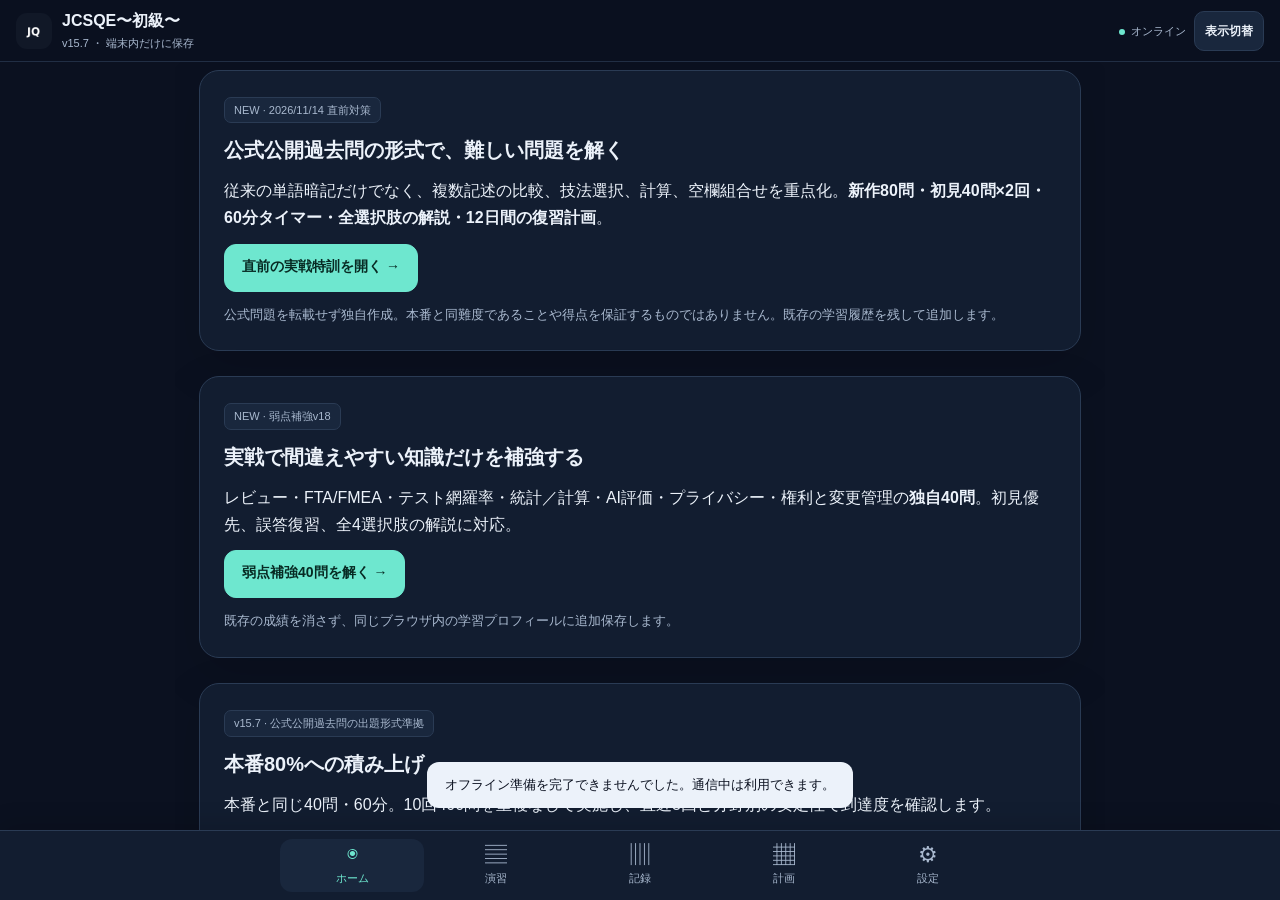
<file: index.html>
<!doctype html>
<html lang="ja" data-theme="dark">
<head>
<meta charset="utf-8">
<meta name="viewport" content="width=device-width,initial-scale=1,viewport-fit=cover">
<meta name="theme-color" content="#0b1120">
<meta name="apple-mobile-web-app-capable" content="yes">
<meta name="apple-mobile-web-app-status-bar-style" content="black-translucent">
<meta name="apple-mobile-web-app-title" content="JCSQE〜初級〜">
<meta name="description" content="JCSQE初級のすきま学習。重複を除いた演習、間隔を空けた復習、初回と復習の記録。端末内保存の静的PWA。">
<link rel="manifest" href="manifest.webmanifest?v=10">
<link rel="apple-touch-icon" href="icon-192.png">
<link rel="icon" href="icon-192.png">
<link rel="stylesheet" href="study.css?v=15.7"><link rel="stylesheet" href="keyword-explanations.css?v=15.8">
<title>JCSQE〜初級〜</title>
</head>
<body>
<noscript>このアプリにはJavaScriptが必要です。設定で有効にしてください。</noscript>
<div id="app"><main><p>学習データを読み込んでいます…</p></main></div>
<div id="toast" class="toast" role="status" aria-live="polite"></div>
<input id="import-file" type="file" accept="application/json,.json" hidden>
<dialog id="copy-dialog"><h2>テキストをコピーしてチャットへ</h2><textarea id="copy-text" aria-label="コピーする学習レポート" readonly></textarea><button id="copy-close" class="primary">閉じる</button></dialog>
<script src="questions.js?v=4"></script>
<script src="supplement.js?v=7"></script>
<script src="syllabus-course.js?v=9"></script>
<script src="course-engine.js?v=9"></script>
<script src="dojo-engine.js?v=9"></script>
<script src="study-core.js?v=9"></script>
<script src="keyword-explanations.js?v=15.8"></script><script src="acronym-explanations.js?v=15.9"></script><script src="keyword-ui.js?v=15.8"></script>
<script src="study-app.js?v=15.7"></script>
<script src="applied-entry.js?v=15.7"></script>
<script src="cram-link-v17.js?v=17.1"></script>
<script src="weakness-link-v18.js?v=18.0"></script>
</body>
</html>
</file>
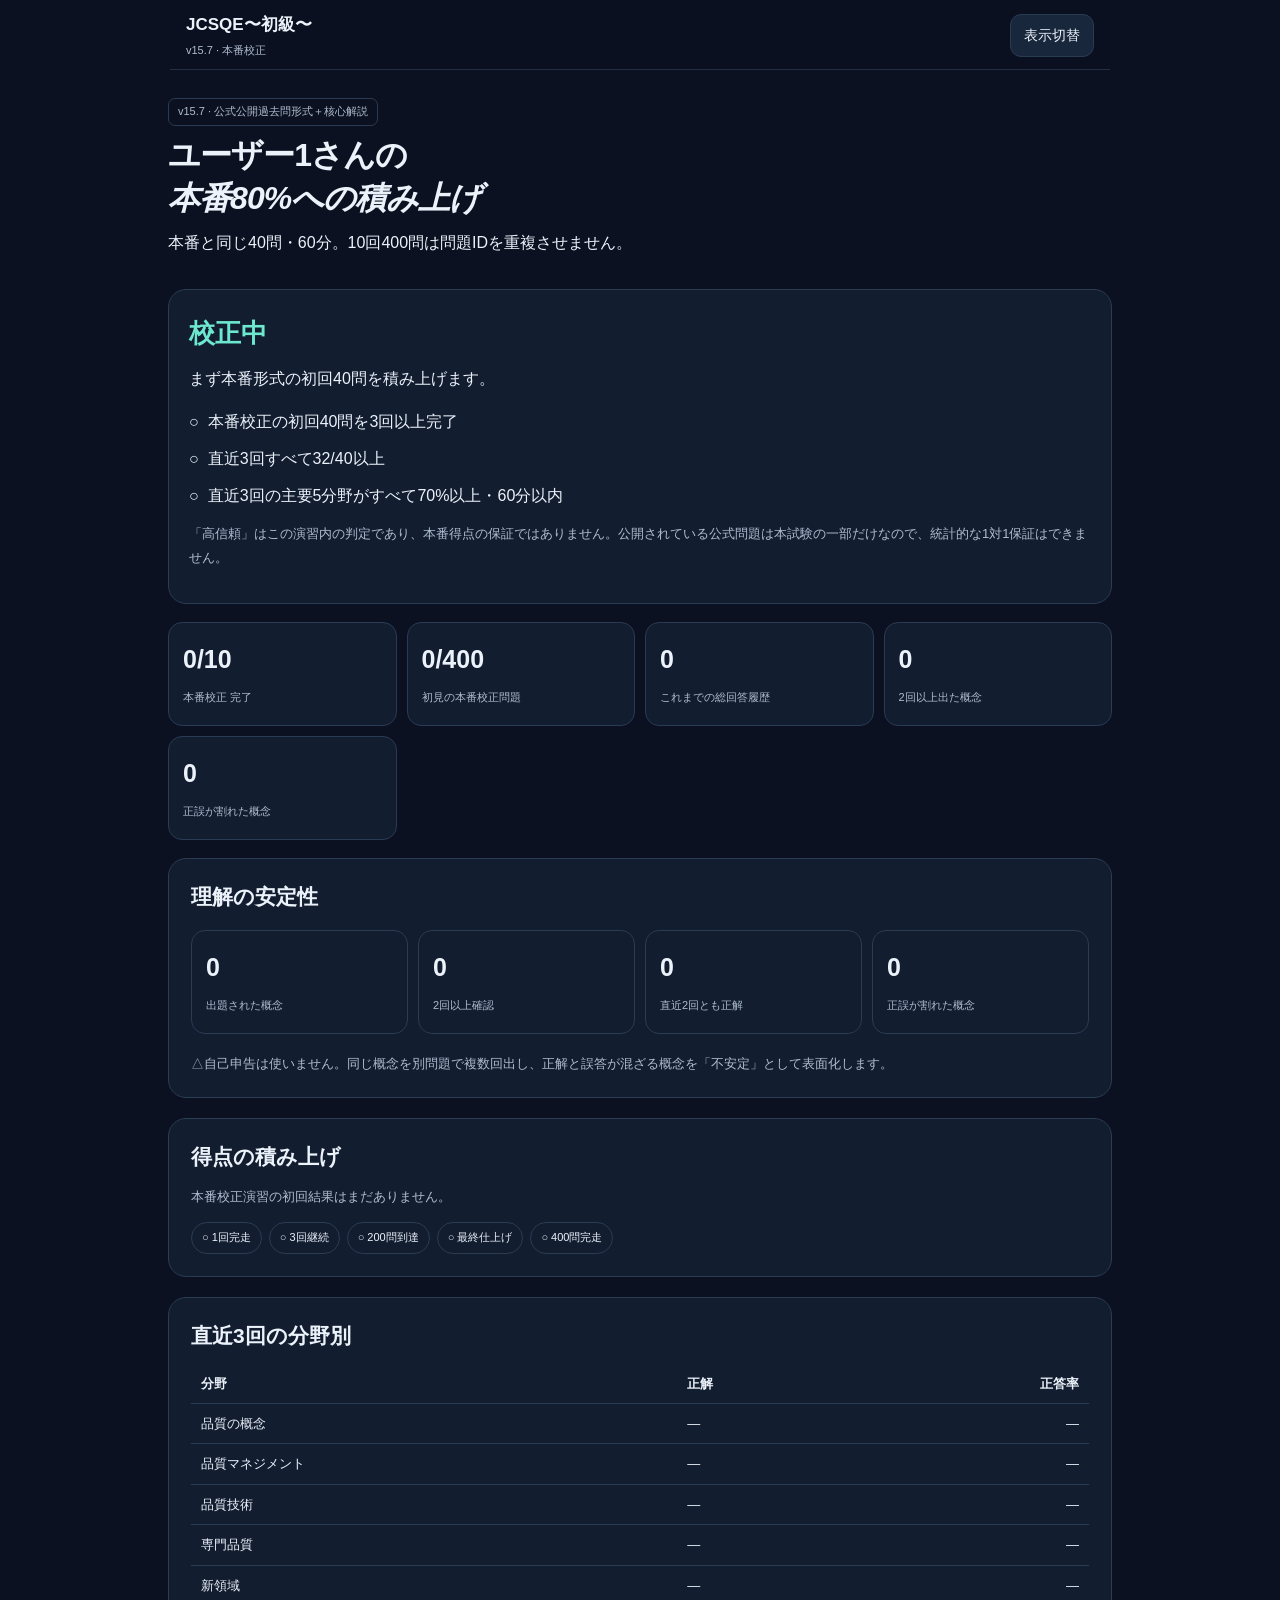
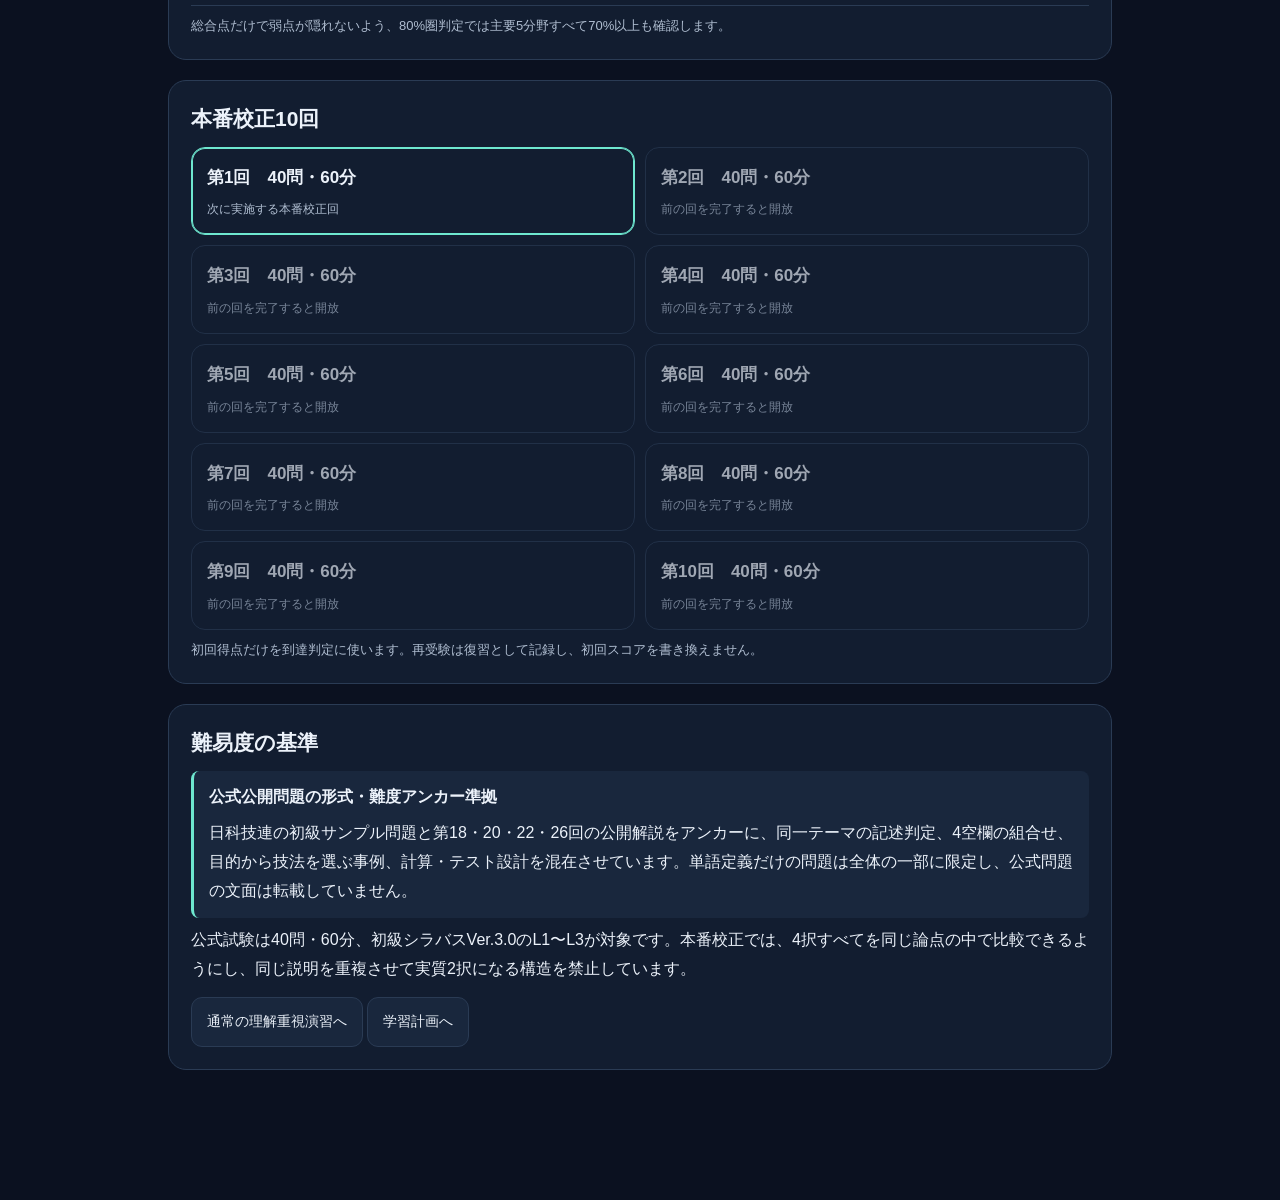
<file: benchmark.html>
<!doctype html>
<html lang="ja" data-theme="dark">
<head>
<meta charset="utf-8"><meta name="viewport" content="width=device-width,initial-scale=1,viewport-fit=cover">
<meta name="theme-color" content="#0b1120"><meta name="apple-mobile-web-app-capable" content="yes">
<title>JCSQE〜初級〜｜本番校正10回</title>
<link rel="manifest" href="manifest.webmanifest"><link rel="apple-touch-icon" href="icon-192.png">
<link rel="stylesheet" href="applied.css?v=15.7"><link rel="stylesheet" href="benchmark.css?v=15.0"><link rel="stylesheet" href="keyword-explanations.css?v=15.8">
</head>
<body>
<noscript>この演習にはJavaScriptが必要です。</noscript>
<div id="benchmark-app"><p>本番演習を読み込んでいます…</p></div>
<div id="benchmark-toast" role="status" aria-live="polite"></div>
<script src="syllabus-course.js?v=9"></script>
<script src="benchmark-bank.js?v=15.7"></script>
<script src="benchmark-engine.js?v=15.0"></script>
<script src="textbook-v15.js?v=15.7"></script>
<script src="keyword-explanations.js?v=15.8"></script><script src="acronym-explanations.js?v=15.9"></script><script src="keyword-ui.js?v=15.8"></script>
<script src="benchmark-ui.js?v=15.7"></script>
</body></html>
</file>
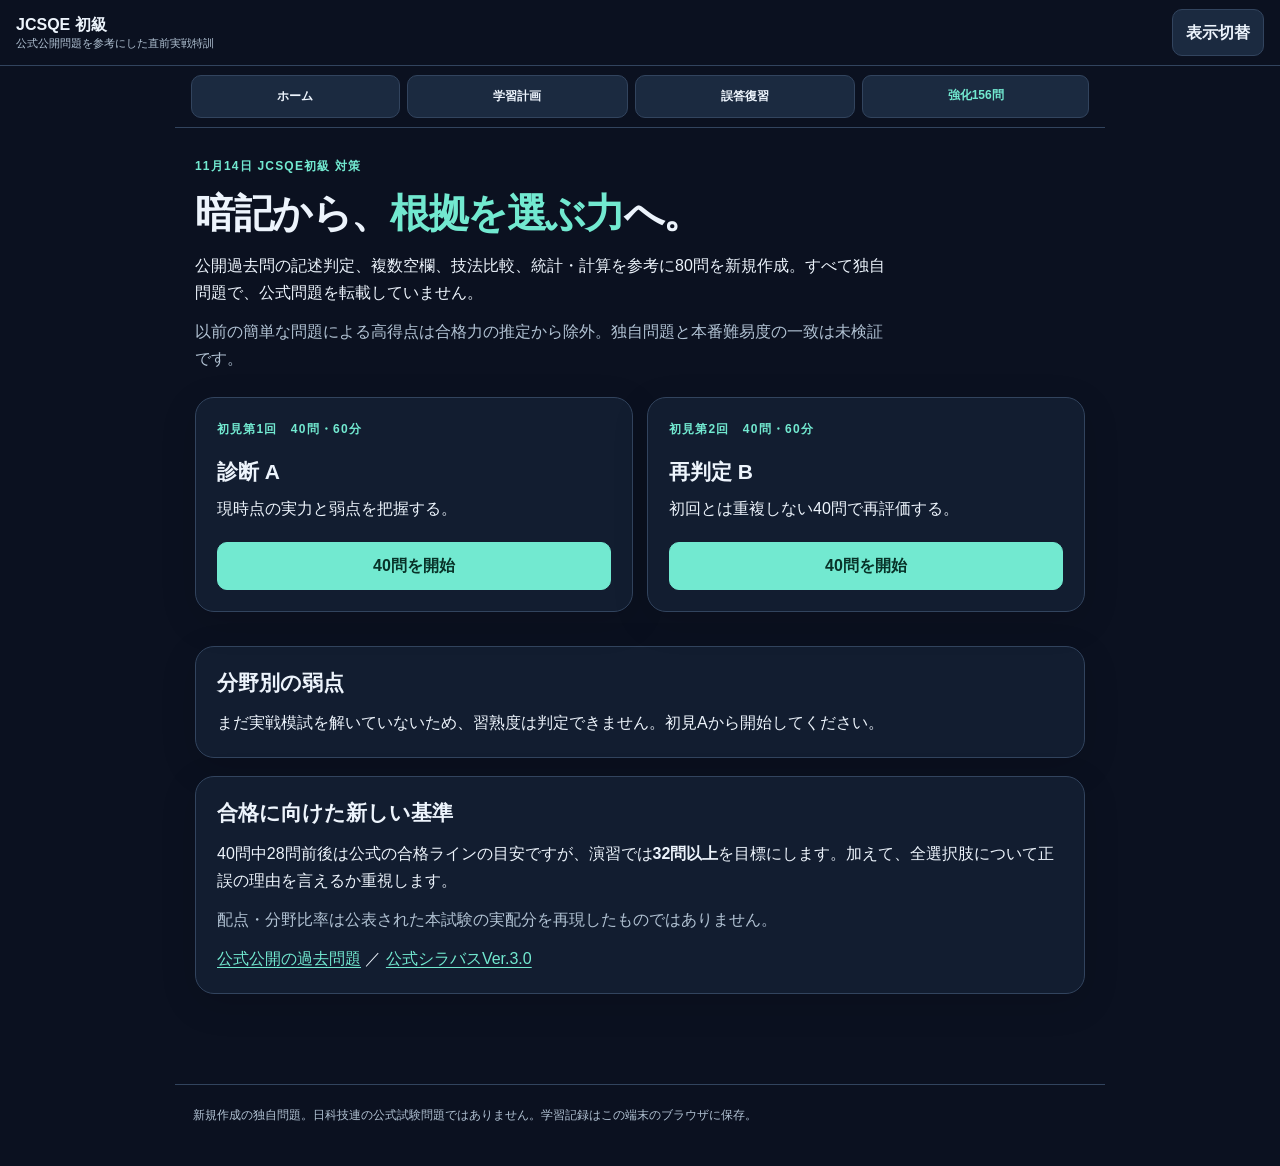
<file: cram.html>
<!doctype html>
<html lang="ja" data-theme="dark">
<head>
<meta charset="utf-8">
<meta name="viewport" content="width=device-width,initial-scale=1,viewport-fit=cover">
<meta name="theme-color" content="#0b1120">
<meta name="apple-mobile-web-app-capable" content="yes">
<meta name="description" content="JCSQE初級の試験直前12日間。公式公開過去問の出題形式を参考にした独自80問、40問×2回の初見診断、分野別復習。">
<link rel="manifest" href="./manifest.webmanifest">
<link rel="apple-touch-icon" href="./icon-192.png">
<link rel="stylesheet" href="./cram.css?v=17.1">
<title>JCSQE初級｜試験直前・実戦80問</title>
</head>
<body>
<div id="cram-app"><main class="cram"><p>実戦問題を読み込んでいます…</p></main></div>
<noscript><main class="cram">この学習画面にはJavaScriptが必要です。</main></noscript>
<script src="./advanced-syllabus-v16.js?v=16.0"></script>
<script src="./cram-q1-v17.js?v=17.0"></script>
<script src="./cram-q2-v17.js?v=17.0"></script>
<script src="./cram-q3a-v17.js?v=17.0"></script>
<script src="./cram-q3b-v17.js?v=17.0"></script>
<script src="./cram-q4-v17.js?v=17.0"></script>
<script src="./cram-q5-v17.js?v=17.0"></script>
<script src="./cram-q-extra-v17.js?v=17.0"></script>
<script src="./cram-bank-v17.js?v=17.1"></script>
<script src="./cram-ui-v17.js?v=17.1"></script>
</body>
</html>
</file>
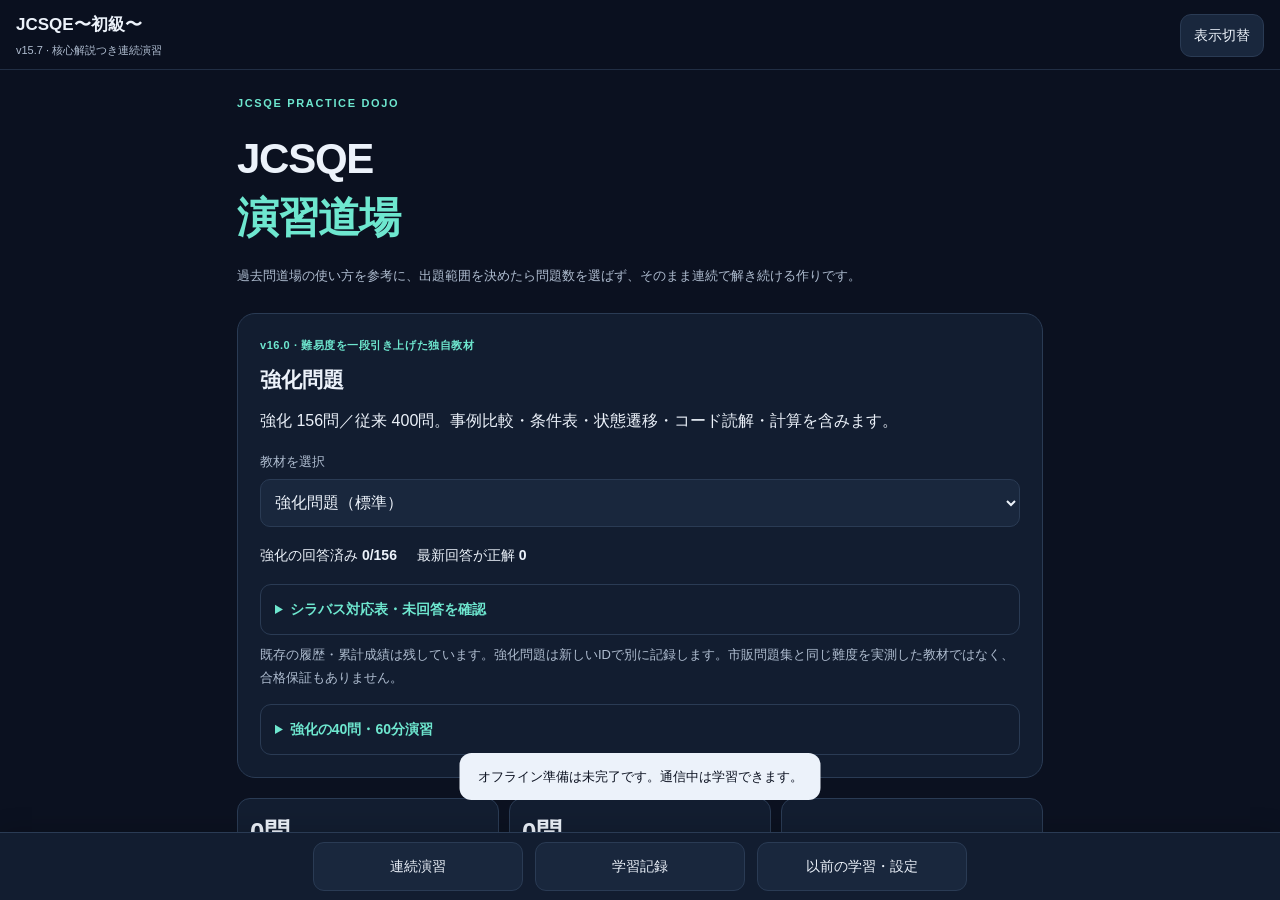
<file: practice.html>
<!doctype html>
<html lang="ja" data-theme="dark">
<head>
<meta charset="utf-8"><meta name="viewport" content="width=device-width,initial-scale=1,viewport-fit=cover">
<meta name="theme-color" content="#0b1120"><meta name="apple-mobile-web-app-capable" content="yes">
<title>JCSQE〜初級〜｜連続演習道場</title>
<link rel="manifest" href="manifest.webmanifest"><link rel="apple-touch-icon" href="icon-192.png">
<link rel="stylesheet" href="applied.css?v=15.7"><link rel="stylesheet" href="keyword-explanations.css?v=15.8"><link rel="stylesheet" href="cumulative-stats.css?v=15.10"><link rel="stylesheet" href="advanced-v16.css?v=16.0">
</head>
<body>
<noscript>この演習にはJavaScriptが必要です。</noscript>
<div id="applied-app"><p>演習を読み込んでいます…</p></div>
<div id="applied-toast" role="status" aria-live="polite"></div>
<dialog id="applied-copy"><h2>チャットへコピー</h2><textarea readonly aria-label="学習レポート"></textarea><button id="close-copy">閉じる</button></dialog>
<script src="syllabus-course.js?v=9"></script><script src="benchmark-bank.js?v=15.7"></script><script src="practice-bank-v15.js?v=15.1"></script>
<script src="advanced-syllabus-v16.js?v=16.0"></script>
<script src="advanced-q1-v16.js?v=16.0"></script><script src="advanced-q2a-v16.js?v=16.0"></script><script src="advanced-q2b-v16.js?v=16.0"></script><script src="advanced-q3a-v16.js?v=16.0"></script><script src="advanced-q3b-v16.js?v=16.0"></script><script src="advanced-q3c-v16.js?v=16.0"></script><script src="advanced-q4-v16.js?v=16.0"></script><script src="advanced-q5-v16.js?v=16.0"></script><script src="advanced-bank-v16.js?v=16.0"></script>
<script>window.JCSQEAppliedBank=window.JCSQEPracticeBank;</script><script src="applied-engine.js?v=15.1"></script><script src="advanced-entry-v16.js?v=16.0"></script>
<script src="applied-explanation-guide.js?v=12.2"></script><script src="textbook-v15.js?v=15.7"></script><script src="keyword-explanations.js?v=15.8"></script><script src="advanced-notes-v16.js?v=16.0"></script><script src="acronym-explanations.js?v=15.9"></script><script src="keyword-ui.js?v=15.8"></script><script src="cumulative-stats.js?v=15.10"></script><script src="applied-ui.js?v=15.7"></script>
</body></html>
</file>
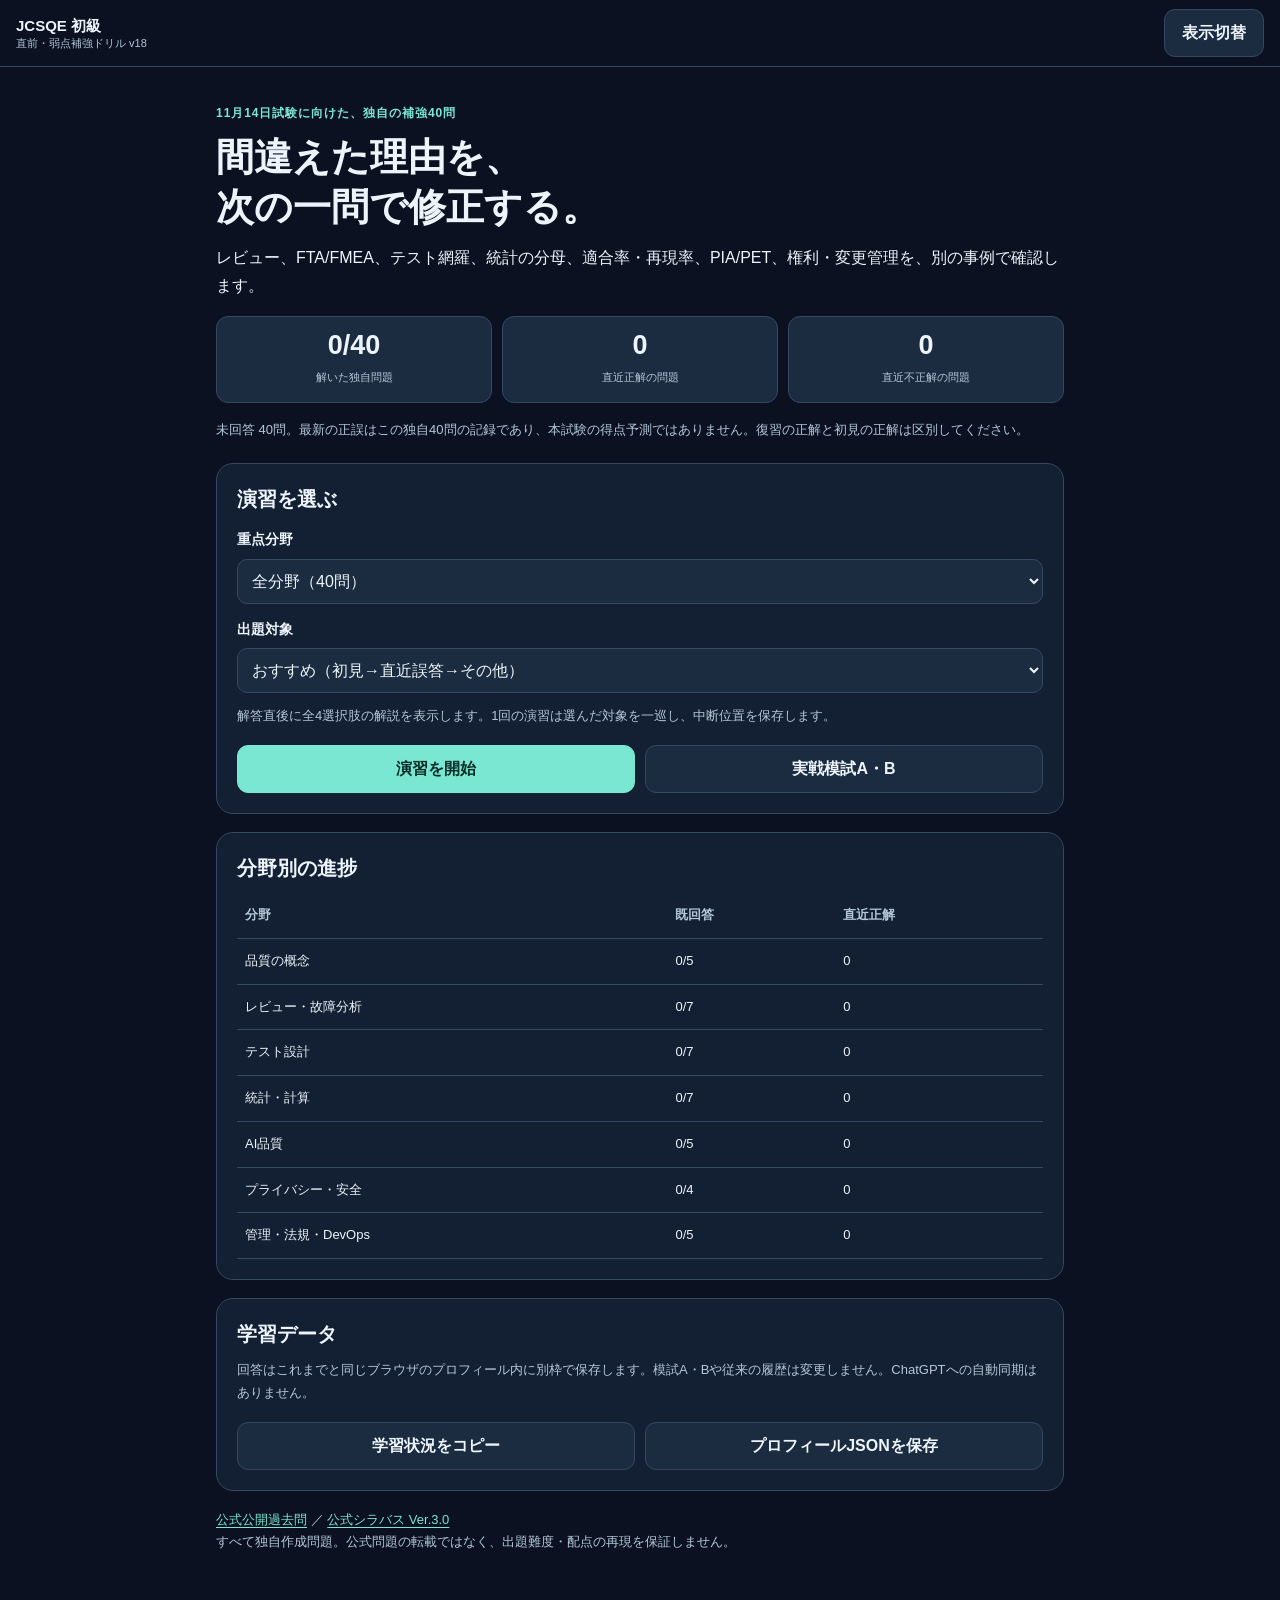
<file: weakness.html>
<!doctype html>
<html lang="ja" data-theme="dark">
<head>
<meta charset="utf-8">
<meta name="viewport" content="width=device-width,initial-scale=1,viewport-fit=cover">
<meta name="theme-color" content="#0b1120">
<meta name="apple-mobile-web-app-capable" content="yes">
<meta name="description" content="JCSQE初級の弱点対策。レビュー・テスト・統計・AI品質などの独自高難度40問。全選択肢の解説、弱点復習、学習記録。">
<link rel="manifest" href="./manifest.webmanifest">
<link rel="apple-touch-icon" href="./icon-192.png">
<title>JCSQE初級｜弱点補強ドリル40問</title>
<style>
:root{color-scheme:dark;--bg:#0b1120;--panel:#131f32;--soft:#1c2c40;--line:#354761;--ink:#edf4fc;--muted:#b4c7d8;--brand:#79e7d1;--brandink:#092e2a;--ok:#9bffcf;--bad:#ffc0bd;font:16px/1.75 -apple-system,BlinkMacSystemFont,"Segoe UI","Noto Sans JP",sans-serif}
:root[data-theme=light]{color-scheme:light;--bg:#f4f7f9;--panel:#fff;--soft:#eaf1f4;--line:#cedbe1;--ink:#1c303d;--muted:#526a78;--brand:#0f7562;--brandink:#fff;--ok:#086b48;--bad:#a02d37}
*{box-sizing:border-box}body{background:var(--bg);color:var(--ink);margin:0;min-height:100dvh}a{color:var(--brand);text-underline-offset:3px}button,select,textarea{font:inherit}button{cursor:pointer}button:disabled{cursor:not-allowed;opacity:.55}
button:focus-visible,a:focus-visible,select:focus-visible,textarea:focus-visible{outline:3px solid var(--brand);outline-offset:3px}
header{position:sticky;top:0;z-index:9;background:var(--bg);border-bottom:1px solid var(--line);padding:calc(9px + env(safe-area-inset-top)) max(16px,env(safe-area-inset-right)) 9px max(16px,env(safe-area-inset-left));display:flex;justify-content:space-between;align-items:center;gap:12px}
header a{font-weight:800;text-decoration:none;color:var(--ink);font-size:15px;line-height:1.4}header small{display:block;color:var(--muted);font-size:11px;font-weight:500}
main{width:min(100%,880px);margin:0 auto;padding:20px max(16px,env(safe-area-inset-right)) calc(50px + env(safe-area-inset-bottom)) max(16px,env(safe-area-inset-left))}
h1{font-size:clamp(25px,6vw,38px);line-height:1.32;margin:0 0 12px}h2{font-size:20px;margin:0 0 10px;line-height:1.5}h3{font-size:16px;margin:0 0 9px}
p{margin:0 0 12px}p:last-child{margin-bottom:0}.small{font-size:13px}.muted{color:var(--muted)}.eyebrow{font-size:12px;letter-spacing:.08em;color:var(--brand);font-weight:800;margin-bottom:8px}
.card{background:var(--panel);border:1px solid var(--line);border-radius:17px;padding:20px;margin:0 0 18px}.hero{margin:16px 0 22px}.tag{display:inline-block;background:var(--soft);border-radius:7px;padding:3px 9px;color:var(--brand);font-size:12px;font-weight:700;margin-bottom:8px}
.btn{display:inline-flex;align-items:center;justify-content:center;min-height:44px;padding:9px 17px;background:var(--soft);border:1px solid var(--line);border-radius:11px;color:var(--ink);text-align:center;text-decoration:none;font-weight:700}
.btn.primary{background:var(--brand);border-color:var(--brand);color:var(--brandink)}.btn.rowwide{width:100%}.actions{display:flex;gap:10px;flex-wrap:wrap;margin-top:17px}.actions>*{flex:1 1 140px}
.metricgrid{display:grid;grid-template-columns:repeat(3,minmax(0,1fr));gap:10px;margin:16px 0}.metric{background:var(--soft);border:1px solid var(--line);border-radius:12px;padding:12px;text-align:center}.metric b{font-size:clamp(19px,4vw,27px);display:block;line-height:1.2}.metric span{font-size:11px;color:var(--muted)}
label{display:block;font-size:14px;font-weight:700;margin:13px 0 7px}select{width:100%;min-height:45px;color:var(--ink);background:var(--soft);border:1px solid var(--line);border-radius:10px;padding:10px}
.rail{height:9px;background:var(--soft);border-radius:20px;overflow:hidden;margin:13px 0}.rail span{display:block;height:100%;background:var(--brand)}
.option{width:100%;display:flex;gap:12px;text-align:left;align-items:flex-start;min-height:59px;padding:12px 13px;margin:8px 0;border:1px solid var(--line);border-radius:10px;background:var(--soft);color:var(--ink);line-height:1.65}
.option b{flex:none;display:grid;place-items:center;width:29px;height:29px;border-radius:8px;background:var(--panel);border:1px solid var(--line);font-size:13px}.option:disabled{opacity:1}.option.correct{border-color:var(--ok)}.option.chosen:not(.correct){border-color:var(--bad)}
.question{font-weight:750;font-size:18px;line-height:1.8;white-space:pre-wrap;margin:17px 0}.reason{padding:11px 13px;margin:8px 0;border:1px solid var(--line);border-radius:11px;background:var(--soft);font-size:14px}.reason.good{border-color:var(--ok)}.reason.bad{border-color:var(--bad)}.reason strong{display:block}.reason p{font-size:13px;color:var(--muted)}
.status{border-left:4px solid var(--brand);background:var(--soft);padding:12px 14px;border-radius:9px;margin:10px 0 16px}.status.error{border-left-color:var(--bad)}
.table-wrap{overflow:auto}table{width:100%;border-collapse:collapse;font-size:13px}td,th{padding:11px 8px;border-bottom:1px solid var(--line);text-align:left}th{color:var(--muted);font-weight:650}.resultitem{padding:10px 0;border-bottom:1px solid var(--line)}
textarea{color:var(--ink);background:var(--soft);border:1px solid var(--line);border-radius:9px;width:100%;min-height:140px;padding:9px}
@media(max-width:520px){.card{padding:15px}.metric{padding:9px 5px}.metricgrid{gap:6px}.question{font-size:16px}.option{font-size:14px}main{padding-top:15px}}
</style>
</head>
<body>
<div id="weakness-app"><main><p>弱点対策問題を読み込んでいます…</p></main></div>
<noscript>JavaScriptを有効にしてご利用ください。</noscript>
<script src="./advanced-syllabus-v16.js?v=16.0"></script>
<script src="./weakness-q1-v18.js?v=18.0"></script>
<script src="./weakness-q2-v18.js?v=18.0"></script>
<script src="./weakness-q3-v18.js?v=18.0"></script>
<script src="./weakness-q4-v18.js?v=18.0"></script>
<script src="./weakness-bank-v18.js?v=18.0"></script>
<script src="./weakness-ui-v18.js?v=18.0"></script>
</body>
</html>
</file>
<file: study.css>
:root{color-scheme:dark;--bg:#0b1120;--surface:#121d30;--soft:#19273d;--line:#2a3b54;--text:#ecf2fa;--muted:#a9b9cf;--brand:#6ee7cf;--brandink:#072a23;--good:#8debc2;--bad:#ffabb0;--shadow:0 16px 48px #0002;font-family:-apple-system,BlinkMacSystemFont,'Segoe UI','Noto Sans JP',sans-serif;font-size:16px;line-height:1.7}
:root[data-theme=light]{color-scheme:light;--bg:#f3f6f7;--surface:#fff;--soft:#eaf0f2;--line:#cad7df;--text:#162737;--muted:#51677b;--brand:#147d69;--brandink:#fff;--good:#096847;--bad:#ad253b;--shadow:0 10px 28px #26374609}
*{box-sizing:border-box}body{margin:0;background:var(--bg);color:var(--text);overflow-x:hidden}button,input,select,textarea{font:inherit}button{cursor:pointer;touch-action:manipulation}button:disabled{opacity:.55;cursor:default}a{color:var(--brand);text-underline-offset:4px}button:focus-visible,a:focus-visible,input:focus-visible,select:focus-visible,summary:focus-visible,textarea:focus-visible{outline:3px solid var(--brand);outline-offset:3px}button{color:var(--text)}header{position:sticky;top:0;z-index:50;width:100%;max-width:1000px;margin:auto;display:flex;align-items:center;justify-content:space-between;padding:calc(10px + env(safe-area-inset-top)) max(16px,env(safe-area-inset-right)) 9px max(16px,env(safe-area-inset-left));gap:10px;background:color-mix(in srgb,var(--bg) 92%,transparent);backdrop-filter:blur(14px);-webkit-backdrop-filter:blur(14px);border-bottom:1px solid color-mix(in srgb,var(--line) 72%,transparent)}.brand{display:flex;gap:10px;align-items:center;color:var(--text);font-size:16px;font-weight:750;text-decoration:none;line-height:1.4;min-width:0;flex:1;overflow:hidden}.brand img{border-radius:11px}.brand small{display:block;font-size:11px;color:var(--muted);font-weight:500;margin-top:4px;white-space:nowrap;overflow:hidden;text-overflow:ellipsis}.header-tools{display:flex;align-items:center;gap:8px;flex:0 0 auto}.header-theme,.header-update{border:1px solid var(--line);background:var(--soft);color:var(--text);border-radius:10px;min-height:40px;padding:7px 10px;font-size:12px;font-weight:650;white-space:nowrap}.header-update{background:var(--brand);border-color:var(--brand);color:var(--brandink)}.status-dot{font-size:11px;color:var(--muted);white-space:nowrap}.status-dot:before{content:'';display:inline-block;border-radius:50%;background:var(--brand);width:6px;height:6px;margin-right:6px}main{max-width:930px;margin:auto;padding:8px 24px calc(112px + env(safe-area-inset-bottom));min-height:70vh}section{margin:0 0 25px}h1,h2,h3,p{margin-top:0}h1{font-size:clamp(29px,4vw,43px);line-height:1.4;letter-spacing:-.04em;margin-bottom:14px}h2{font-size:20px;line-height:1.5;margin:0 0 12px}p{margin-bottom:12px}p:last-child{margin-bottom:0}.hero{padding:22px 0 8px;max-width:700px}.hero p{color:var(--muted)}.hero small{font-size:.45em;color:var(--muted);letter-spacing:0}.eyebrow{letter-spacing:.17em;font-size:10px;color:var(--brand);font-weight:800;margin-bottom:13px}em{font-style:normal;color:var(--brand)}.panel{border:1px solid var(--line);border-radius:20px;background:var(--surface);padding:24px;box-shadow:var(--shadow)}.notice{margin:0 auto 22px;padding:18px 20px;border:1px solid var(--line);border-left:3px solid var(--brand);border-radius:12px;max-width:882px;background:var(--surface);font-size:14px}.notice p{margin:7px 0 0;color:var(--muted)}.notice button{margin:10px 0 0}.danger-text{border-left-color:var(--bad);color:var(--bad)}.metrics{display:grid;grid-template-columns:repeat(3,minmax(0,1fr));gap:12px}.metrics.two{grid-template-columns:repeat(2,minmax(0,1fr))}.metric{padding:17px;border:1px solid var(--line);border-radius:15px;background:var(--surface);min-width:0}.metric strong{display:block;font-size:30px;line-height:1.4;font-variant-numeric:tabular-nums;letter-spacing:-.03em}.metric span{display:block;font-size:12px;color:var(--muted);line-height:1.5}.panel .metric{border:0;background:var(--soft)}.section-head{display:flex;gap:10px;align-items:center;justify-content:space-between;margin:24px 0 12px}.section-head h2{margin:0}.section-head>span{font-size:12px;color:var(--muted)}.quick-grid{display:grid;grid-template-columns:repeat(3,minmax(0,1fr));gap:12px}.launch-grid{display:grid;grid-template-columns:repeat(2,minmax(0,1fr));gap:12px}.launch{position:relative;text-align:left;padding:20px 36px 20px 20px;background:var(--surface);border:1px solid var(--line);border-radius:17px;min-height:118px;transition:border-color .15s,transform .15s}.launch:hover{border-color:var(--brand);transform:translateY(-1px)}.launch strong{display:block;font-size:20px}.launch span{display:block;color:var(--muted);font-size:12px;margin-top:6px;line-height:1.6}.launch>b{position:absolute;right:15px;top:18px;color:var(--brand);font-weight:500}.launch.featured{background:var(--brand);border-color:var(--brand);color:var(--brandink)}.launch.featured span,.launch.featured>b{color:var(--brandink)}.muted{color:var(--muted);font-size:13px;line-height:1.75;margin-top:12px}.primary,.secondary{border:1px solid var(--line);border-radius:12px;min-height:48px;padding:11px 17px;line-height:1.55;background:var(--soft);font-weight:650;font-size:14px}.primary{background:var(--brand);color:var(--brandink);border-color:var(--brand)}.secondary:hover{border-color:var(--brand)}.full{width:100%;min-height:54px}.button-row{display:flex;gap:10px;flex-wrap:wrap;margin:16px 0}.resume{display:flex;align-items:center;justify-content:space-between;gap:16px}.resume h2{margin:8px 0 3px}.resume p,.resume small{color:var(--muted);font-size:13px;margin:0}.tag{display:inline-block;border:1px solid var(--line);background:var(--soft);padding:4px 9px;border-radius:7px;font-size:11px;color:var(--muted);line-height:1.5}.nav{position:fixed;bottom:0;left:0;right:0;z-index:20;display:grid;grid-template-columns:repeat(5,1fr);background:var(--surface);border-top:1px solid var(--line);padding:8px max(8px,calc((100vw - 720px)/2)) calc(8px + env(safe-area-inset-bottom));box-shadow:0 -6px 25px #0002}.nav button{border:0;background:none;color:var(--muted);display:flex;flex-direction:column;align-items:center;font-size:11px;min-height:49px;border-radius:12px;gap:2px;padding:4px}.nav span{font-size:22px;line-height:1.1}.nav button[aria-current]{color:var(--brand);background:var(--soft)}.quiz-top{display:flex;gap:12px;align-items:center;justify-content:space-between;margin:12px 0}.quiz-top p{margin:8px 0 0}.timer{font-size:24px;color:var(--brand);font-variant-numeric:tabular-nums}progress{width:100%;height:5px;display:block;margin:0 0 20px;border:0;border-radius:5px;overflow:hidden;background:var(--soft);accent-color:var(--brand)}progress::-webkit-progress-bar{background:var(--soft)}progress::-webkit-progress-value{background:var(--brand)}.question-tools{display:flex;justify-content:space-between;gap:10px;align-items:center;margin-bottom:20px}.question-tools button{min-height:40px;padding:6px 10px;font-size:12px;background:none}.question-text{font-size:20px;letter-spacing:0;line-height:1.85;white-space:pre-wrap;overflow-wrap:anywhere;margin-bottom:24px}.options{display:grid;gap:14px;margin-bottom:28px}.option{display:flex;align-items:flex-start;gap:13px;text-align:left;padding:16px;min-height:62px;border:1px solid var(--line);background:var(--soft);border-radius:13px;line-height:1.8;font-size:16px;overflow-wrap:anywhere}.option .letter{display:flex;align-items:center;justify-content:center;flex:0 0 29px;height:29px;border:1px solid var(--line);border-radius:9px;font-size:13px;font-weight:750}.option.chosen{border-color:var(--brand);box-shadow:inset 0 0 0 1px var(--brand)}.option:disabled{opacity:1}.option.right{border-color:var(--good)}.option.wrong{border-color:var(--bad)}.option.right .letter{color:var(--good)}.option.wrong .letter{color:var(--bad)}.answer-actions{display:flex;gap:10px;flex-wrap:wrap}.answer-actions button{flex:1;min-width:115px}.feedback{scroll-margin-top:18px;border:1px solid var(--line);border-left:4px solid var(--brand);border-radius:14px;padding:22px;background:var(--surface);margin-bottom:22px}.feedback.incorrect{border-left-color:var(--bad)}.feedback h2{font-size:19px}.feedback p{font-size:15px;overflow-wrap:anywhere;white-space:pre-line}details{border-top:1px solid var(--line);margin-top:16px;padding-top:14px}summary{cursor:pointer;min-height:44px;line-height:1.65}.feedback details p{font-size:14px;margin-top:8px}.check{display:flex;align-items:center;gap:10px;min-height:48px}.check input{width:22px;height:22px;accent-color:var(--brand)}.mock-controls{display:flex;gap:9px;flex-wrap:wrap}.mock-controls button{flex:1}.jump-grid{display:grid;grid-template-columns:repeat(8,minmax(0,1fr));gap:7px;margin:15px 0 24px}.jump-grid button{padding:0;min-height:44px;border:1px solid var(--line);background:var(--surface);border-radius:8px}.jump-grid .filled{background:var(--soft);color:var(--brand)}.jump-grid .current{border:2px solid var(--brand)}.category-list{display:grid;gap:10px;margin-bottom:25px}.category-list>button,.plan-row{display:flex;align-items:center;justify-content:space-between;gap:12px;padding:17px 18px;min-height:64px;background:var(--surface);border:1px solid var(--line);border-radius:13px;text-align:left}.category-list strong{font-size:15px}.category-list span{font-size:12px;color:var(--muted)}.category-list strong{color:var(--text)}.category-list small{display:block;font-size:11px}.profile-list{display:flex;gap:8px;flex-wrap:wrap;margin:12px 0}.result-list>details{border:1px solid var(--line);border-radius:15px;background:var(--surface);padding:18px;margin-bottom:12px}.result-list summary p{font-size:14px;margin:10px 0}.result-list summary small{color:var(--muted);font-size:11px}.result-list .feedback{box-shadow:none;border:0;padding:16px 0 0;margin:0}.result-list summary>span{font-size:15px;font-weight:700}input:not([type=checkbox]),select,textarea{border:1px solid var(--line);border-radius:10px;background:var(--soft);color:var(--text);padding:12px;max-width:100%;min-height:48px;font-size:16px}input#profile-name{flex:1;min-width:130px}select{margin-left:10px}.toast{position:fixed;bottom:calc(92px + env(safe-area-inset-bottom));left:50%;transform:translateX(-50%);max-width:90vw;width:max-content;z-index:60;background:var(--text);color:var(--bg);padding:12px 18px;border-radius:12px;font-size:13px;opacity:0;pointer-events:none;transition:opacity .2s}.toast.show{opacity:1}dialog{width:min(620px,92vw);border:1px solid var(--line);border-radius:18px;background:var(--surface);color:var(--text);padding:24px}dialog::backdrop{background:#0009}dialog textarea{width:100%;height:45vh;margin-bottom:14px}dialog h2{font-size:18px}
@media(min-width:720px){.hero{padding-top:34px}.question{max-width:780px;margin-left:auto;margin-right:auto}.feedback{max-width:780px;margin-left:auto;margin-right:auto}.quick-grid .launch{min-height:125px}.quick-grid strong{font-size:26px}}
@media(max-width:430px){header{padding:18px 16px 10px}.brand{font-size:14px}.status-dot{font-size:10px}main{padding-left:16px;padding-right:16px}.panel{padding:18px;border-radius:16px}.hero{padding-top:16px}.metrics{gap:8px}.metric{padding:13px 10px}.metric strong{font-size:25px}.metric span{font-size:11px}.quick-grid{gap:8px}.quick-grid .launch{padding:15px 10px;min-height:104px}.quick-grid .launch strong{font-size:22px}.quick-grid .launch>b{display:none}.quick-grid .launch span{font-size:11px}.launch-grid{gap:9px}.launch-grid .launch{padding:17px 25px 16px 14px}.launch-grid .launch strong{font-size:16px}.launch-grid .launch>b{right:10px}.question-text{font-size:18px}.option{padding:13px 12px;gap:10px;font-size:16px}.section-head h2{font-size:19px}.section-head>span{font-size:10px}.question-tools{gap:6px}.question-tools button{font-size:11px}.question-tools .tag{font-size:10px}.quiz-top .secondary{padding:9px;font-size:12px}.jump-grid{grid-template-columns:repeat(5,minmax(0,1fr))}.notice{margin-left:0;margin-right:0}.answer-actions button{font-size:13px;min-width:100px}.category-list>button{padding:15px 13px}}
@media(prefers-reduced-motion:reduce){*{scroll-behavior:auto!important;transition:none!important}}

/* v9 question-dojo filters */
.dojo-filters{display:grid;grid-template-columns:repeat(2,minmax(0,1fr));gap:12px;margin:14px 0}.dojo-filters label{display:flex;flex-direction:column;gap:6px;color:var(--muted);font-size:12px}.dojo-filters select{margin:0;width:100%;min-height:48px;color:var(--text);background:var(--soft);border:1px solid var(--line);border-radius:10px;padding:10px}.dojo-filters select:focus{border-color:var(--brand)}
@media(max-width:560px){.dojo-filters{grid-template-columns:1fr}.dojo-filters label{font-size:11px}}

/* v10: one-tap answers and denser explanations */
.answer-confidence{margin:0 0 12px;padding:10px 12px;border:1px solid var(--line);border-radius:11px;background:var(--soft);width:max-content;max-width:100%;font-weight:650}
.answer-confidence input{flex:0 0 auto}
.explain-block{margin-top:18px}
.explain-block h3{font-size:14px;line-height:1.5;margin:18px 0 7px;color:var(--brand)}
.explain-block>p{margin-bottom:10px}
.choice-notes{display:grid;gap:9px;margin-top:8px}
.choice-note{border:1px solid var(--line);border-radius:11px;padding:11px 12px;background:var(--soft)}
.choice-note.correct-choice{border-color:var(--good)}
.choice-note-title{display:flex;gap:9px;align-items:flex-start;font-weight:700;font-size:14px;line-height:1.65}
.choice-note-title span{display:inline-flex;align-items:center;justify-content:center;flex:0 0 25px;height:25px;border:1px solid var(--line);border-radius:7px;font-size:12px}
.choice-note.correct-choice .choice-note-title span{color:var(--good);border-color:var(--good)}
.choice-note p{font-size:13px!important;line-height:1.75;margin:7px 0 0;color:var(--muted)}

/* v10.1: concise-first explanations */
.explain-brief{margin-top:16px;padding:14px 15px;border:1px solid var(--line);border-radius:12px;background:var(--soft)}
.explain-brief h3{margin:0 0 7px;font-size:14px;color:var(--brand)}
.explain-brief p{margin:0;font-size:14px;line-height:1.75}
.explain-brief .memory-cue{margin-top:8px;color:var(--muted)}
.deep-details{margin-top:12px;border:1px solid var(--line);border-radius:12px;padding:0;background:var(--surface);overflow:hidden}
.deep-details>summary{padding:13px 15px;font-weight:700;color:var(--brand);list-style-position:inside}
.deep-details[open]>summary{border-bottom:1px solid var(--line)}
.deep-details-body{padding:14px 15px}
.deep-details-body h3{font-size:14px;margin:0 0 10px;color:var(--brand)}

/* v10.2: actionable study-plan catch-up cards */
.plan-row.plan-clickable{cursor:pointer;transition:border-color .15s,transform .15s,background .15s}
.plan-row.plan-clickable:hover{border-color:var(--brand);transform:translateY(-1px)}
.plan-row.plan-clickable:active{transform:translateY(0)}
.plan-row.plan-clickable:focus-visible{outline:3px solid var(--brand);outline-offset:3px}
.plan-row.plan-clickable .tag{color:var(--brand);border-color:var(--brand)}
.plan-row.plan-completed{opacity:.82}
@media(max-width:430px){.plan-row.plan-clickable{min-height:72px}.plan-row.plan-clickable .tag{max-width:46%;text-align:center}}

/* mobile sticky header */
@media(max-width:560px){header{padding:calc(8px + env(safe-area-inset-top)) max(12px,env(safe-area-inset-right)) 7px max(12px,env(safe-area-inset-left));gap:8px}.brand{font-size:14px;gap:8px}.brand img{width:30px;height:30px}.brand small{font-size:10px;max-width:46vw}.status-dot{display:none}.header-theme{min-width:76px;padding:7px 9px;font-size:12px}}
@media(max-width:360px){.brand small{max-width:40vw}.header-theme{min-width:72px;padding-left:7px;padding-right:7px}}

/* v15.4 viewport-safe app shell */
html,body{height:100%}
#app{height:100dvh;min-height:100dvh;display:grid;grid-template-rows:auto minmax(0,1fr) auto;overflow:hidden}
#app>header{position:relative;top:auto;max-width:none;width:100%}
#app>main{min-height:0;height:100%;width:100%;margin:0 auto;overflow-y:auto;overscroll-behavior-y:contain;-webkit-overflow-scrolling:touch;padding-bottom:28px;scroll-padding-bottom:28px}
#app>.nav{position:relative;bottom:auto;left:auto;right:auto;width:100%;z-index:30;box-shadow:0 -6px 25px #0002;flex:0 0 auto}
@media(max-width:560px){
  #app>main{padding-bottom:24px;scroll-padding-bottom:24px}
  #app>.nav{padding-top:5px;padding-bottom:max(5px,env(safe-area-inset-bottom))}
  #app>.nav button{min-height:42px;font-size:10px;padding:2px}
  #app>.nav span{font-size:19px}
}

.update-notice{position:relative;z-index:1;margin-top:6px}.update-notice .primary{width:100%;margin-top:10px}
@media(max-width:560px){.header-tools{gap:5px}.header-theme,.header-update{min-width:68px;padding:6px 8px;font-size:11px}.update-notice{margin:4px 0 16px}}

/* v15.6 explicit version status */
.version-grid{display:grid;grid-template-columns:repeat(3,minmax(0,1fr));gap:9px;margin:14px 0}
.version-grid>div{border:1px solid var(--line);background:var(--soft);border-radius:12px;padding:12px;min-width:0}
.version-grid span{display:block;font-size:10px;color:var(--muted);margin-bottom:5px}
.version-grid strong{display:block;font-size:17px;overflow-wrap:anywhere}
.version-grid strong.good{color:var(--good)}.version-grid strong.warn{color:var(--brand)}
#app{min-height:100svh;height:100dvh}
@media(max-width:560px){
 .version-grid{grid-template-columns:1fr}
 .version-grid>div{display:flex;align-items:center;justify-content:space-between;gap:12px;padding:10px 12px}
 .version-grid span{margin:0;font-size:11px}.version-grid strong{font-size:15px;text-align:right}
 .version-panel .button-row>*{flex:1 1 100%}
}
</file>
<file: keyword-explanations.css>
/* Each choice gets its own dictionary entry, in the displayed A-D order. */
.keyword-options{margin:20px 0 24px!important;padding:0!important;border:0!important}
.keyword-options>h4{font-size:19px;margin:0 0 14px;line-height:1.6}
.keyword-card{padding:17px!important;margin:0 0 15px!important;border:1px solid var(--line,#30445b);border-radius:14px;background:var(--surface,#142235)}
.keyword-card .reason-head{display:flex;align-items:flex-start;justify-content:space-between;gap:12px;flex-wrap:wrap}
.keyword-card .reason-head>b{flex:1 1 240px;line-height:1.8;overflow-wrap:anywhere}
.keyword-card .verdict{font-size:11px;white-space:normal}
.keyword-definition{white-space:pre-line;line-height:1.9!important;margin:15px 0!important;font-size:15px;overflow-wrap:anywhere}
.keyword-definition strong{font-size:16px;display:inline;color:var(--text,inherit)}
.keyword-reason{margin-top:15px;border-top:1px solid var(--line,#30445b);padding-top:9px}
.keyword-reason summary,.keyword-steps>summary{min-height:44px;cursor:pointer;padding:8px 0;line-height:1.7}
.keyword-steps>.core-explanation{margin-top:14px}
@media(max-width:430px){.keyword-card{padding:14px!important}.keyword-definition{font-size:15px}.keyword-options>h4{font-size:18px}}
</file>
<file: applied.css>
:root{color-scheme:dark;--bg:#0b1120;--surface:#121d30;--soft:#19273d;--line:#2a3b54;--text:#ecf2fa;--muted:#afbdd0;--brand:#6ee7cf;--ink:#062c24;--good:#95edc5;--bad:#ffafb4;font-family:-apple-system,BlinkMacSystemFont,'Segoe UI','Noto Sans JP',sans-serif;line-height:1.8}
:root[data-theme=light]{color-scheme:light;--bg:#f3f6f7;--surface:#fff;--soft:#eaf0f2;--line:#bdcdd6;--text:#152b3c;--muted:#506779;--brand:#147d69;--ink:#fff;--good:#096847;--bad:#ab273b}
*{box-sizing:border-box}body{margin:0;background:var(--bg);color:var(--text);overflow-x:hidden}button,input,select,textarea{font:inherit}button,a,summary{touch-action:manipulation}button,summary{cursor:pointer}button:disabled{cursor:default;opacity:.65}a{color:var(--brand);text-underline-offset:4px}button:focus-visible,a:focus-visible,summary:focus-visible,select:focus-visible,textarea:focus-visible{outline:3px solid var(--brand);outline-offset:3px}header{position:sticky;top:0;z-index:50;width:100%;max-width:940px;margin:auto;padding:calc(10px + env(safe-area-inset-top)) max(16px,env(safe-area-inset-right)) 9px max(16px,env(safe-area-inset-left));display:flex;justify-content:space-between;gap:12px;align-items:center;background:color-mix(in srgb,var(--bg) 92%,transparent);backdrop-filter:blur(14px);-webkit-backdrop-filter:blur(14px);border-bottom:1px solid color-mix(in srgb,var(--line) 72%,transparent)}.brand{font-weight:750;font-size:17px;min-width:0;flex:1;overflow:hidden}.brand small{display:block;font-size:11px;font-weight:400;color:var(--muted);white-space:nowrap;overflow:hidden;text-overflow:ellipsis}header>button{flex:0 0 auto;white-space:nowrap;min-width:84px;min-height:42px;padding:8px 11px}main{max-width:850px;margin:auto;padding:12px 22px calc(104px + env(safe-area-inset-bottom))}h1{font-size:clamp(28px,5vw,42px);line-height:1.4;letter-spacing:-.03em;margin:16px 0}h2{font-size:21px;line-height:1.5;margin:0 0 12px}h3{font-size:16px;margin:18px 0 8px}p{margin:8px 0 14px}.eyebrow{font-size:11px;letter-spacing:.15em;color:var(--brand);font-weight:750}.muted,small{color:var(--muted)}.muted{font-size:13px}.hero{margin:12px 0 26px}.hero em{color:var(--brand);font-style:normal}.panel{border:1px solid var(--line);border-radius:18px;background:var(--surface);padding:22px;margin-bottom:20px}.panel p:last-child{margin-bottom:0}.notice{background:var(--soft);border-left:3px solid var(--brand);padding:13px 16px;border-radius:8px;font-size:14px;margin:14px 0}.error{border-color:var(--bad);color:var(--bad)}.metrics{display:grid;grid-template-columns:repeat(3,minmax(0,1fr));gap:10px;margin:20px 0}.metric{background:var(--surface);border:1px solid var(--line);border-radius:14px;padding:15px;min-width:0}.metric strong{font-size:26px;display:block;font-variant-numeric:tabular-nums}.metric span{display:block;color:var(--muted);font-size:12px}.row{display:flex;gap:10px;flex-wrap:wrap;align-items:center}.row>*{flex:1}.grid{display:grid;grid-template-columns:repeat(3,minmax(0,1fr));gap:10px}.grid.two{grid-template-columns:repeat(2,minmax(0,1fr))}.button,button{color:var(--text);background:var(--soft);border:1px solid var(--line);border-radius:11px;padding:11px 15px;min-height:48px;font-size:14px;text-decoration:none;display:inline-block;text-align:center}.primary{background:var(--brand);border-color:var(--brand);color:var(--ink);font-weight:750}.full{width:100%}.start-card{padding:18px 12px;min-height:104px;text-align:left}.start-card strong{display:block;font-size:23px}.start-card span{display:block;font-size:12px;opacity:.85}.filter-grid{display:grid;grid-template-columns:1fr 1fr;gap:12px;margin:18px 0}label{display:block;font-size:13px;color:var(--muted)}select{display:block;width:100%;margin-top:5px;min-height:48px;color:var(--text);background:var(--soft);border:1px solid var(--line);border-radius:10px;padding:10px;font-size:16px}.tag{display:inline-block;border:1px solid var(--line);border-radius:7px;padding:3px 9px;font-size:11px;color:var(--muted)}.quiz-top{display:flex;justify-content:space-between;align-items:center;gap:12px;margin-bottom:15px}.timer{font-size:24px;color:var(--brand);font-variant-numeric:tabular-nums}progress{width:100%;height:5px;accent-color:var(--brand);margin-bottom:17px}.question{font-size:19px;line-height:1.9;white-space:pre-wrap;overflow-wrap:anywhere;letter-spacing:0}.options{display:grid;gap:12px;margin:22px 0}.option-row{display:grid;grid-template-columns:minmax(0,1fr) 56px;gap:7px}.option{display:flex;gap:12px;align-items:flex-start;text-align:left;padding:14px;line-height:1.75;font-size:16px}.letter{display:inline-flex;align-items:center;justify-content:center;flex:0 0 27px;height:29px;border:1px solid var(--line);border-radius:7px;font-size:13px;font-weight:750}.guess{font-size:21px;line-height:1.2;padding:10px 4px}.guess small{display:block;font-size:10px;line-height:1.7}.chosen{border-color:var(--brand);box-shadow:inset 0 0 0 1px var(--brand)}.option:disabled,.guess:disabled{opacity:1}.right{border-color:var(--good)}.wrong{border-color:var(--bad)}.feedback{border-left:4px solid var(--brand);scroll-margin-top:14px}.feedback.incorrect{border-left-color:var(--bad)}.brief{padding:14px;background:var(--soft);border-radius:11px;margin:13px 0}.brief b{font-size:13px;color:var(--brand)}.brief p{font-size:15px;margin:4px 0}details{border:1px solid var(--line);border-radius:11px;margin-top:13px;background:var(--surface)}summary{padding:12px 14px;min-height:48px;color:var(--brand);font-weight:650;font-size:14px}details .body{padding:0 14px 16px;font-size:14px}.reason{padding:11px;border:1px solid var(--line);border-radius:10px;margin:10px 0;background:var(--soft)}.reason p{margin:5px 0;color:var(--muted);font-size:13px}.feedback .result-answer{font-size:14px}.jump{display:grid;grid-template-columns:repeat(8,minmax(0,1fr));gap:7px;margin:18px 0}.jump button{padding:8px 0;font-variant-numeric:tabular-nums}.jump .answered{background:var(--soft);color:var(--brand)}.jump .current{border:2px solid var(--brand)}.nav{position:fixed;bottom:0;left:0;right:0;display:flex;justify-content:center;gap:12px;border-top:1px solid var(--line);background:var(--surface);padding:9px 15px calc(9px + env(safe-area-inset-bottom));z-index:20}.nav button,.nav a{max-width:210px;flex:1}.history-summary{display:flex;justify-content:space-between;gap:10px}.history-summary small{font-size:12px}.result-title{font-size:44px;color:var(--brand);font-weight:750;line-height:1.4}.result-title small{font-size:22px}.table-wrap{overflow:auto}table{border-collapse:collapse;width:100%;font-size:13px}td,th{padding:8px 10px;border-bottom:1px solid var(--line);text-align:left}#applied-toast{position:fixed;bottom:100px;left:50%;transform:translateX(-50%);max-width:90vw;padding:12px 18px;background:var(--text);color:var(--bg);border-radius:12px;font-size:13px;z-index:80;opacity:0;pointer-events:none}#applied-toast.show{opacity:1}dialog{width:min(650px,94vw);padding:22px;background:var(--surface);color:var(--text);border:1px solid var(--line);border-radius:16px}dialog::backdrop{background:#0009}dialog textarea{width:100%;height:45vh;background:var(--soft);color:var(--text);border:1px solid var(--line);padding:12px;margin-bottom:14px}.reference{font-size:12px}.profile-select{max-width:230px}.empty{padding:20px 0;color:var(--muted)}
@media(max-width:480px){header{padding:calc(8px + env(safe-area-inset-top)) max(12px,env(safe-area-inset-right)) 7px max(12px,env(safe-area-inset-left));gap:8px}.brand{font-size:15px}.brand small{max-width:58vw;font-size:10px}header>button{min-width:76px;min-height:40px;padding:7px 9px;font-size:12px}main{padding-left:15px;padding-right:15px}.panel{padding:17px}.metrics{gap:7px}.metric{padding:12px 9px}.metric strong{font-size:24px}.metric span{font-size:10px}.question{font-size:17px}.option-row{grid-template-columns:minmax(0,1fr) 50px}.option{font-size:15px;padding:12px;gap:9px}.start-card{padding:15px 10px}.filter-grid{grid-template-columns:1fr}.jump{grid-template-columns:repeat(5,minmax(0,1fr))}.grid.two{grid-template-columns:1fr}.row>*{min-width:110px}.nav{gap:8px}.nav a,.nav button{padding:10px 6px;font-size:12px}.quiz-top button{font-size:12px;padding:9px}}
@media(prefers-reduced-motion:reduce){*{scroll-behavior:auto!important}}

/* v12: structured deep explanations */
.explain-step{margin:16px 0;padding:14px 15px;border:1px solid var(--line);border-radius:12px;background:var(--soft)}
.explain-step h3{margin:0 0 8px;font-size:14px;color:var(--brand)}
.explain-step p{margin:0;line-height:1.8}
.explain-step.distinction{border-left:3px solid var(--brand)}
.explain-step.exam-check{background:transparent}
.reason.reason-correct{border-color:var(--good)}
.reason.reason-correct>b{color:var(--good)}
.explain-step code{font-family:ui-monospace,SFMono-Regular,Menlo,monospace;font-size:13px;white-space:normal;overflow-wrap:anywhere}
@media(max-width:480px){.explain-step{padding:12px}.explain-step h3{font-size:13px}.reason p{font-size:12px}}

/* v12.1: evidence-based explanation blocks */
.selected-choice-analysis{border-left:4px solid var(--bad);background:color-mix(in srgb,var(--bad) 7%,var(--soft))}
.selected-choice-analysis .choice-quote{padding:10px 12px;border-radius:9px;background:var(--surface);border:1px solid var(--line)}
.judgement-rule{border-left:4px solid var(--brand)}
.decision-steps{margin:10px 0 0;padding-left:22px}
.decision-steps li{margin:7px 0;line-height:1.75}
.reason-head{display:flex;justify-content:space-between;gap:10px;align-items:flex-start}
.verdict{flex:0 0 auto;border:1px solid var(--line);border-radius:999px;padding:2px 8px;font-size:11px;color:var(--muted)}
.reason-correct .verdict{border-color:var(--good);color:var(--good)}
.reason-wrong .verdict{border-color:var(--bad);color:var(--bad)}
.reason-selected{box-shadow:inset 0 0 0 2px var(--brand)}
.calculation code{display:inline-block;padding:3px 6px;border-radius:6px;background:var(--surface)}
@media(max-width:480px){.reason-head{display:block}.verdict{display:inline-block;margin-top:7px}.selected-choice-analysis{border-left-width:3px}}

.option-row.single{grid-template-columns:minmax(0,1fr)}
@media(max-width:480px){.option-row.single{grid-template-columns:minmax(0,1fr)}}

/* v15.2 textbook explanations */
.textbook-deep{border-color:var(--brand);background:linear-gradient(180deg,var(--surface),var(--soft))}
.textbook-deep>summary{font-size:15px;color:var(--brand);font-weight:800}
.textbook-body{font-size:15px;line-height:1.95}
.textbook-title{margin:4px 0 18px;padding:16px;border:1px solid var(--line);border-radius:13px;background:var(--surface)}
.textbook-title span{display:block;font-size:10px;letter-spacing:.16em;color:var(--brand);font-weight:800}
.textbook-title h3{margin:4px 0 0;font-size:18px}
.textbook-section{margin:18px 0;padding:16px;border-left:3px solid var(--line);background:color-mix(in srgb,var(--surface) 82%,transparent);border-radius:0 12px 12px 0}
.textbook-section h4{margin:0 0 10px;font-size:15px;color:var(--brand)}
.textbook-section p{margin:7px 0 11px}
.textbook-definition{margin:8px 0 12px;padding-left:22px}
.textbook-definition li{margin:8px 0}
.textbook-tip{padding:10px 12px;border-radius:9px;background:var(--soft)}
.textbook-table td,.textbook-table th{vertical-align:top;padding:10px;border-bottom:1px solid var(--line);text-align:left}
.textbook-table th:first-child,.textbook-table td:first-child{width:34%}
.textbook-table .target-row,.target-row{background:color-mix(in srgb,var(--brand) 8%,transparent)}
.textbook-option{padding:13px;border:1px solid var(--line);border-radius:11px;margin:10px 0;background:var(--soft)}
.textbook-option.correct{border-color:var(--good)}.textbook-option.wrong{border-color:var(--bad)}
.textbook-option.selected{box-shadow:inset 0 0 0 2px var(--brand)}
.textbook-option p{margin:7px 0;font-size:14px}
.textbook-summary{border-left-color:var(--brand);background:color-mix(in srgb,var(--brand) 7%,var(--surface))}
.benchmark-textbook{font-size:15px;line-height:1.95}
@media(max-width:520px){.textbook-section{padding:13px}.textbook-table th:first-child,.textbook-table td:first-child{width:38%}.textbook-body{font-size:14px}}

/* mobile top toolbar visibility */
@media(max-width:380px){.brand small{max-width:52vw}header>button{min-width:72px;padding-left:7px;padding-right:7px}}

/* v15.4 viewport-safe practice shell */
html,body{height:100%}
#applied-app{height:100dvh;min-height:100dvh;display:grid;grid-template-rows:auto minmax(0,1fr) auto;overflow:hidden}
#applied-app>header{position:relative;top:auto;max-width:none;width:100%}
#applied-app>main{min-height:0;height:100%;width:100%;margin:0 auto;overflow-y:auto;overscroll-behavior-y:contain;-webkit-overflow-scrolling:touch;padding-bottom:24px;scroll-padding-bottom:24px}
#applied-app>.nav{position:relative;bottom:auto;left:auto;right:auto;width:100%;z-index:30;box-shadow:0 -5px 20px #0002}
@media(max-width:480px){
  #applied-app>.nav{padding-top:6px;padding-bottom:max(6px,env(safe-area-inset-bottom))}
  #applied-app>.nav a,#applied-app>.nav button{min-height:42px;padding:7px 6px;font-size:11px}
}

/* v15.7 core-first explanations */
.core-explanation{margin:14px 0 16px;padding:16px;border:1px solid var(--brand);border-radius:14px;background:color-mix(in srgb,var(--brand) 6%,var(--surface));font-size:14px;line-height:1.8}
.core-kicker{font-size:10px;letter-spacing:.18em;font-weight:850;color:var(--brand)}
.core-explanation h3{margin:3px 0 13px;font-size:18px;color:var(--text)}
.core-explanation>div:not(.core-kicker){margin:10px 0;padding:11px 12px;border-radius:10px;background:var(--surface);border:1px solid var(--line)}
.core-explanation b{display:block;margin-bottom:4px;color:var(--brand)}
.core-explanation p{margin:0}
.core-explanation ol{margin:5px 0 0;padding-left:22px}
.core-explanation li{margin:5px 0}
.core-wrong{border-color:var(--bad)!important;background:color-mix(in srgb,var(--bad) 7%,var(--surface))!important}
.core-wrong b{color:var(--bad)}
.core-repair{border-left:3px solid var(--bad)!important}
.core-memory{border-left:3px solid var(--good)!important}
.core-memory b{color:var(--good)}
.textbook-deep:not([open]){background:var(--surface)}
.textbook-deep>summary{cursor:pointer}
@media(max-width:520px){.core-explanation{padding:13px;font-size:13px}.core-explanation h3{font-size:17px}.core-explanation>div:not(.core-kicker){padding:10px}}
</file>
<file: benchmark.css>
/* v13 benchmark dashboard */
.benchmark-shell{max-width:980px;margin:0 auto;padding:0 18px 110px}
.benchmark-hero{padding:26px 0 18px}
.benchmark-hero h1{font-size:32px;line-height:1.35;margin:8px 0}
.readiness-card{border:1px solid var(--line);border-radius:18px;background:var(--surface);padding:20px;margin-bottom:18px}
.readiness-card.ready{border-color:var(--good)}
.readiness-title{font-size:26px;font-weight:800;color:var(--brand)}
.readiness-card.ready .readiness-title{color:var(--good)}
.progress-grid{display:grid;grid-template-columns:repeat(4,minmax(0,1fr));gap:10px;margin:18px 0}
.progress-stat{border:1px solid var(--line);background:var(--surface);border-radius:14px;padding:14px;min-width:0}
.progress-stat strong{display:block;font-size:25px;font-variant-numeric:tabular-nums}.progress-stat span{font-size:11px;color:var(--muted)}
.score-strip{display:flex;align-items:end;gap:8px;min-height:110px;margin:12px 0 0}
.score-bar{flex:1;min-width:26px;max-width:64px;text-align:center}.score-bar i{display:block;width:100%;background:var(--brand);border-radius:7px 7px 2px 2px;min-height:4px}.score-bar b{display:block;font-size:12px;margin-top:5px}.score-bar small{font-size:9px;color:var(--muted)}
.forms{display:grid;grid-template-columns:repeat(2,minmax(0,1fr));gap:10px}
.form-card{display:block;width:100%;text-align:left;border:1px solid var(--line);background:var(--surface);border-radius:14px;padding:15px}
.form-card.next{border-color:var(--brand);box-shadow:inset 0 0 0 1px var(--brand)}.form-card.done{opacity:.86}
.form-card strong{font-size:17px}.form-card small{display:block;color:var(--muted);margin-top:5px}
.criteria{display:grid;gap:8px;margin:12px 0}.criterion{display:flex;gap:9px;align-items:flex-start}.criterion .mark{font-weight:800}
.chapter-table td:last-child,.chapter-table th:last-child{text-align:right}
.bench-top{display:flex;justify-content:space-between;align-items:center;gap:12px}.bench-timer{font-size:25px;color:var(--brand);font-variant-numeric:tabular-nums}
.bench-question{font-size:19px;line-height:1.9;white-space:pre-wrap}
.bench-options{display:grid;gap:11px;margin:20px 0}.bench-option-row{display:grid;grid-template-columns:minmax(0,1fr) 52px;gap:7px}.bench-option-row.single{grid-template-columns:minmax(0,1fr)}
.bench-option{display:flex;align-items:flex-start;gap:10px;text-align:left;line-height:1.7}.bench-guess{font-size:19px}
.bench-jump{display:grid;grid-template-columns:repeat(8,minmax(0,1fr));gap:6px;margin:16px 0}.bench-jump button{padding:7px 0}.bench-jump .current{border:2px solid var(--brand)}.bench-jump .answered{color:var(--brand)}
.result-score{font-size:54px;color:var(--brand);font-weight:850}.result-score small{font-size:20px}
.result-question{border:1px solid var(--line);border-radius:12px;margin:10px 0;background:var(--surface)}.result-question summary{padding:13px}
.explain-grid{display:grid;gap:10px}.explain-box{border:1px solid var(--line);border-radius:10px;padding:12px;background:var(--soft)}.explain-box.correct{border-color:var(--good)}.explain-box.wrong{border-color:var(--bad)}
.calibration-note{border-left:3px solid var(--brand);padding:12px 15px;background:var(--soft);border-radius:8px}
.badge-line{display:flex;flex-wrap:wrap;gap:7px}.milestone{border:1px solid var(--line);border-radius:999px;padding:5px 10px;font-size:11px}.milestone.on{border-color:var(--good);color:var(--good)}
@media(max-width:650px){.progress-grid{grid-template-columns:repeat(2,minmax(0,1fr))}.forms{grid-template-columns:1fr}.bench-jump{grid-template-columns:repeat(5,minmax(0,1fr))}.benchmark-hero h1{font-size:27px}.bench-question{font-size:17px}}
</file>
<file: cram.css>
:root{color-scheme:dark;--bg:#0b1120;--surface:#121d30;--soft:#1b2a40;--line:#32445e;--text:#edf4fc;--muted:#b2c3d4;--accent:#72e9d0;--accenttext:#083228;--good:#92edc9;--bad:#ffb4b5;--shadow:0 10px 36px #0002;font-family:-apple-system,BlinkMacSystemFont,"Segoe UI","Noto Sans JP",sans-serif;font-size:16px;line-height:1.7}
:root[data-theme="light"]{color-scheme:light;--bg:#f3f7f9;--surface:#fff;--soft:#eaf1f4;--line:#ccdae1;--text:#203240;--muted:#536779;--accent:#137763;--accenttext:#fff;--good:#11674c;--bad:#a82d35;--shadow:0 10px 26px #2433460b}
*{box-sizing:border-box}body{background:var(--bg);color:var(--text);margin:0;min-height:100dvh}a{color:var(--accent);text-underline-offset:3px}button,select,input{font:inherit}button{cursor:pointer}button:disabled{opacity:.47;cursor:not-allowed}button:focus-visible,a:focus-visible,select:focus-visible,input:focus-visible{outline:3px solid var(--accent);outline-offset:3px}
header{position:sticky;top:0;z-index:10;background:var(--bg);border-bottom:1px solid var(--line);padding:calc(9px + env(safe-area-inset-top)) max(16px,env(safe-area-inset-right)) 9px max(16px,env(safe-area-inset-left));display:flex;justify-content:space-between;align-items:center;gap:10px}
header .brand{font-weight:800;color:var(--text);text-decoration:none;line-height:1.35;font-size:15px;min-width:0}header .brand small{display:block;font-size:11px;font-weight:500;color:var(--muted);margin-top:3px}
header .header-right{display:flex;gap:8px;align-items:center;flex-shrink:0}#cram-app main{width:min(100%,930px);margin:auto;padding:22px max(17px,env(safe-area-inset-right)) calc(65px + env(safe-area-inset-bottom)) max(17px,env(safe-area-inset-left))}
h1{font-size:clamp(26px,5.5vw,40px);line-height:1.35;letter-spacing:-.035em;margin:0 0 12px}h2{font-size:21px;line-height:1.45;margin:0 0 11px}h3{font-size:17px;margin:0 0 8px}p{margin:0 0 12px}p:last-child{margin:0}.muted{color:var(--muted)}.small{font-size:13px}.tiny{font-size:12px}
.eyebrow{font-weight:800;letter-spacing:.1em;font-size:12px;color:var(--accent);margin-bottom:9px}.intro{padding:15px 2px 14px}.intro p{max-width:700px}
.panel{background:var(--surface);border:1px solid var(--line);border-radius:19px;box-shadow:var(--shadow);padding:21px;margin-bottom:18px}.panel.flat{box-shadow:none}
.notice{border-left:3px solid var(--accent);background:var(--soft);padding:14px 16px;border-radius:10px;margin:10px 0 16px}.notice.alert{border-left-color:var(--bad)}
.grid{display:grid;grid-template-columns:repeat(2,minmax(0,1fr));gap:12px}.stats{display:grid;grid-template-columns:repeat(3,minmax(0,1fr));gap:10px;margin:17px 0}.stat{padding:14px 10px;border:1px solid var(--line);border-radius:13px;background:var(--soft);min-width:0}.stat strong{font-size:23px;line-height:1.4;display:block;white-space:nowrap}.stat span{display:block;color:var(--muted);font-size:11px;margin-top:2px}
.btn,.btn-link{display:inline-flex;justify-content:center;align-items:center;padding:10px 16px;min-height:45px;border-radius:11px;border:1px solid var(--line);background:var(--soft);color:var(--text);font-weight:700;text-decoration:none;font-size:14px;line-height:1.4;text-align:center}.btn.primary,.btn-link.primary{background:var(--accent);color:var(--accenttext);border-color:var(--accent)}.btn:hover,.btn-link:hover{filter:brightness(1.06)}.buttons{display:flex;gap:10px;flex-wrap:wrap;margin:12px 0 5px}.buttons>.btn{flex:1 1 145px}
.mock-card{border:1px solid var(--line);background:var(--soft);border-radius:14px;padding:17px}.mock-card h3{font-size:19px}.mock-card p{font-size:13px;color:var(--muted)}.mock-card .result-line{font-size:19px;font-weight:800;margin:7px 0}.mock-card .btn{margin-top:7px;width:100%}
label{display:block;font-weight:700;font-size:14px;margin-bottom:5px}select{width:100%;background:var(--soft);color:var(--text);border:1px solid var(--line);border-radius:10px;padding:11px;min-height:45px}
.progress-rail{height:9px;background:var(--soft);border-radius:20px;overflow:hidden;margin:11px 0}.progress-fill{height:100%;background:var(--accent);transition:width .2s}
.plan-list{display:grid;gap:8px}.plan-day{padding:12px 14px;border:1px solid var(--line);border-radius:12px}.plan-day.today{border-color:var(--accent)}.plan-day strong{display:block;margin-bottom:3px;font-size:14px}.plan-day p{font-size:13px;color:var(--muted)}
.textlink{font-weight:700}.inline-code{background:var(--soft);border-radius:5px;padding:0 5px}
.exam-top{display:flex;justify-content:space-between;flex-wrap:wrap;align-items:center;gap:8px}.timer{font-variant-numeric:tabular-nums;font-weight:800;font-size:21px}.timer.warn{color:var(--bad)}
.question{white-space:pre-line;font-size:18px;font-weight:750;line-height:1.8;margin:18px 0}.tag{display:inline-block;border-radius:6px;padding:3px 8px;background:var(--soft);color:var(--muted);font-size:11px;font-weight:700}
.option{display:flex;width:100%;gap:12px;align-items:start;min-height:66px;background:var(--soft);color:var(--text);border:1px solid var(--line);border-radius:12px;margin:10px 0;padding:14px;text-align:left;font-size:15px;line-height:1.65}.option .letter{flex:none;border:1px solid var(--line);background:var(--surface);border-radius:7px;width:30px;height:30px;display:grid;place-items:center;font-size:13px;font-weight:800}.option.selected{border-color:var(--accent);box-shadow:0 0 0 1px var(--accent) inset}.option.right{border-color:var(--good)}.option.wrong{border-color:var(--bad)}
.explain{margin:17px 0;border-top:1px solid var(--line);padding-top:17px}.explain .reason{margin:9px 0 0}.reason{border:1px solid var(--line);border-radius:9px;padding:9px 11px;font-size:13px}.reason b{display:block}.reason.right{border-color:var(--good)}.reason.wrong{border-color:var(--bad)}
.data-table{width:100%;border-collapse:collapse;font-size:13px;margin:13px 0}.data-table th,.data-table td{padding:9px 6px;border-bottom:1px solid var(--line);text-align:left}.data-table th:last-child,.data-table td:last-child{text-align:right}.pill{display:inline-block;border-radius:30px;padding:2px 9px;background:var(--soft);font-size:12px}.failed{color:var(--bad);font-weight:800}.passed{color:var(--good);font-weight:800}.result-question{margin-top:20px;padding:16px;border:1px solid var(--line);border-radius:12px}.result-question h3{margin:0 0 8px}.result-question .answerline{font-size:14px;margin-bottom:10px}
details{margin-top:12px}details>summary{cursor:pointer;font-weight:750;padding:8px 0}.focus-links{display:flex;flex-wrap:wrap;gap:7px}.focus-links button{font-size:13px}.jumpmenu{display:flex;flex-wrap:wrap;gap:6px;margin:10px 0}.jumpmenu button{border:1px solid var(--line);background:var(--soft);color:var(--text);min-width:36px;min-height:36px;border-radius:8px;font-size:12px}.jumpmenu button.current{border-color:var(--accent);font-weight:800}
.footer{border-top:1px solid var(--line);padding-top:18px;margin-top:25px;font-size:12px;color:var(--muted)}
@media(max-width:560px){.grid{grid-template-columns:1fr}.stats{gap:6px}.stat{padding:10px 7px}.stat strong{font-size:20px}.panel{padding:16px;border-radius:15px}#cram-app main{padding-top:14px}.question{font-size:16px}.option{font-size:15px;padding:12px}.mock-card h3{font-size:17px}.exam-top .timer{font-size:19px}}


/* Layout for the timed mock and spaced review screens. */
#cram-app>main{min-height:67vh;max-width:930px;margin:0 auto;padding:18px 20px 58px;}
#cram-app .hdr>a{color:var(--text);text-decoration:none;line-height:1.45}
#cram-app .hdr>a small{display:block;color:var(--muted);font-size:11px;font-weight:450}
#cram-app button[data-act]{min-height:43px;border:1px solid var(--line);border-radius:10px;padding:9px 13px;background:var(--soft);color:var(--text);font-weight:700}
#cram-app button[data-act].primary{background:var(--accent);color:var(--accenttext);border-color:var(--accent)}
#cram-app button[data-act]:hover{filter:brightness(1.05)}
#cram-app .nav{display:flex;gap:7px;padding:9px max(16px,env(safe-area-inset-left));border-bottom:1px solid var(--line);overflow-x:auto;white-space:nowrap;max-width:930px;margin:0 auto}
#cram-app .nav>*{font-size:12px;min-width:0;flex:1 0 auto;text-align:center}
#cram-app .nav a{border:1px solid var(--line);background:var(--soft);border-radius:9px;text-decoration:none;padding:9px 12px;font-size:12px;font-weight:750}
#cram-app .hero{margin:0 0 25px;padding-top:10px}
#cram-app .hero p{max-width:690px}
#cram-app .hero h1 em{font-style:normal;color:var(--accent)}
#cram-app .twocol{display:grid;grid-template-columns:repeat(2,minmax(0,1fr));gap:14px;margin-bottom:16px}
#cram-app .form-card{display:flex;flex-direction:column;align-items:start;gap:8px}
#cram-app .form-card h2{margin:0}
#cram-app .form-card .score{font-size:35px;line-height:1.25;display:block;margin:3px 0}
#cram-app .form-card .score small{font-size:14px;color:var(--muted)}
#cram-app .form-card button[data-act]{margin-top:auto;width:100%}
#cram-app .today{border-color:var(--accent)}
#cram-app .today>button{margin-top:7px}
#cram-app .warning{border-left:3px solid var(--bad);padding:13px;background:var(--soft);border-radius:11px;margin:8px 0 16px}
#cram-app .muted{color:var(--muted)}
#cram-app .chips{display:flex;flex-wrap:wrap;gap:8px;margin:12px 0}
#cram-app .chips>span{background:var(--soft);border:1px solid var(--line);border-radius:18px;padding:4px 9px;font-size:12px}
#cram-app .plan{display:grid;gap:10px}
#cram-app .plan>.panel{margin:0;padding:16px}
#cram-app .plan label{display:flex;align-items:center;gap:9px;flex-wrap:wrap}
#cram-app .plan label input{width:18px;height:18px;accent-color:var(--accent)}
#cram-app .plan label span{font-size:11px;color:var(--accent)}
#cram-app .plan>.panel a{display:inline-flex;border:1px solid var(--line);padding:7px 11px;background:var(--soft);border-radius:10px;text-decoration:none}
#cram-app .quizhead{display:flex;justify-content:space-between;align-items:center;gap:10px;margin:8px 0 15px}
#cram-app .quizhead p{font-size:12px;color:var(--muted)}
#cram-app #clock{font-size:22px;font-variant-numeric:tabular-nums}
#cram-app .progress{height:10px;background:var(--soft);border-radius:20px;overflow:hidden;margin:12px 0 20px}
#cram-app .progress>i{display:block;background:var(--accent);height:100%;transition:width .2s}
#cram-app .question{white-space:normal;margin-bottom:14px}
#cram-app .question h2{font-size:19px;line-height:1.75;white-space:pre-line}
#cram-app .options{display:grid;gap:10px}
#cram-app .options button.option{margin:0;width:100%;display:flex;gap:11px;align-items:start;padding:14px 12px;min-height:59px;line-height:1.6;font-size:15px;font-weight:500;text-align:left;background:var(--soft);border-color:var(--line)}
#cram-app .options button.option.selected{border-color:var(--accent);background:var(--soft);box-shadow:inset 0 0 0 1px var(--accent)}
#cram-app .options button.option b{display:grid;place-items:center;min-width:29px;height:29px;border:1px solid var(--line);border-radius:8px;background:var(--surface);font-size:13px;line-height:1;flex:none}
#cram-app .actions{display:flex;gap:10px;flex-wrap:wrap;margin:12px 0}
#cram-app .actions button{flex:1 1 142px}
#cram-app .center{text-align:center}
#cram-app .bigscore{font-size:clamp(40px,10vw,65px)}
#cram-app .bigscore small{font-size:18px;display:block;color:var(--muted)}
#cram-app .metricrow{margin:12px 0}
#cram-app .metricrow>div:first-child{display:flex;justify-content:space-between;gap:12px;font-size:14px}
#cram-app .bar{height:8px;background:var(--soft);border-radius:15px;overflow:hidden;margin-top:5px}
#cram-app .bar i{background:var(--accent);height:100%;display:block}
#cram-app .reason{border:1px solid var(--line);background:var(--soft);border-radius:11px;padding:12px 14px;margin:10px 0;font-size:14px}
#cram-app .reason summary{cursor:pointer;overflow-wrap:anywhere}
#cram-app .reason ol,#cram-app .reveal ol{padding-left:26px}
#cram-app .reason li{margin:12px 0;font-size:13px;line-height:1.6}
#cram-app .reason li p{font-size:12px;color:var(--muted)}
#cram-app .reveal{margin-top:15px;padding:15px;border-radius:11px;background:var(--surface);border:1px solid var(--line)}
#cram-app .reveal h3{margin-bottom:7px}
#cram-app .footer{max-width:930px;margin:14px auto 0;padding:20px 18px 40px;border-top:1px solid var(--line);color:var(--muted);font-size:12px}
@media(max-width:560px){#cram-app .twocol{grid-template-columns:1fr}#cram-app .quizhead{align-items:start}#cram-app .question h2{font-size:17px}#cram-app #clock{font-size:20px}#cram-app .form-card{gap:5px}#cram-app .nav>*{flex:0 0 auto}#cram-app>main{padding:14px 16px 50px}}
</file>
<file: cumulative-stats.css>
/* Three responsive metrics; no fixed overlay, no clipping on narrow phone screens. */
.cumulative-scoreboard{margin:0 0 20px;min-width:0}
.cumulative-grid{display:grid;grid-template-columns:repeat(3,minmax(0,1fr));gap:10px}
.cumulative-metric{min-width:0;padding:14px 12px;border:1px solid var(--line);border-radius:13px;background:var(--surface)}
.cumulative-metric strong{display:block;font-size:clamp(18px,5vw,26px);font-variant-numeric:tabular-nums;line-height:1.5;overflow-wrap:anywhere;color:var(--text)}
.cumulative-metric span{display:block;font-size:12px;line-height:1.7;color:var(--muted)}
.cumulative-note{font-size:11px;line-height:1.7;color:var(--muted);margin:8px 0 0;overflow-wrap:anywhere}
@media(max-width:360px){.cumulative-grid{gap:6px}.cumulative-metric{padding:11px 8px}.cumulative-metric span{font-size:11px}}
</file>
<file: advanced-v16.css>
/* Scope details stay collapsed until requested, keeping the commute path short. */
.advanced-panel h2{margin-top:8px}.advanced-panel .eyebrow{letter-spacing:.05em}.advanced-evidence{display:flex;flex-wrap:wrap;gap:10px 20px;margin:16px 0;font-size:14px}.advanced-panel details>.body{padding-top:10px}.advanced-table{min-width:420px}.advanced-table td:first-child{min-width:180px}.advanced-table td,.advanced-table th{vertical-align:top}.advanced-panel .notice{font-size:13px}.advanced-panel a{overflow-wrap:anywhere}.advanced-panel select{max-width:100%}.advanced-panel details{scroll-margin-top:90px}@media(max-width:430px){.advanced-panel h2{font-size:20px}.advanced-evidence{font-size:13px}.advanced-panel{padding:15px}}
</file>
